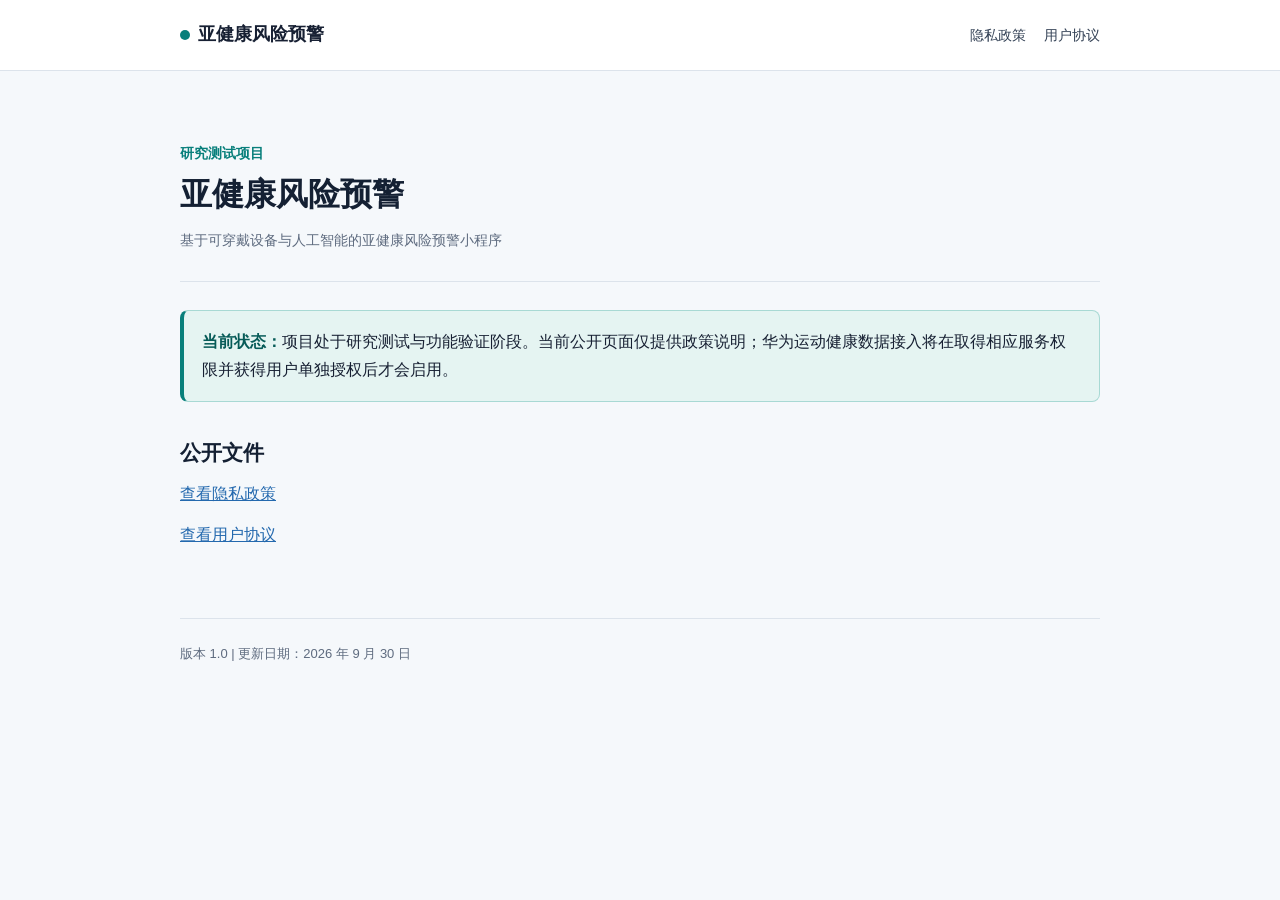
<file: index.html>
<!doctype html>
<html lang="zh-CN">
<head>
  <meta charset="utf-8">
  <meta name="viewport" content="width=device-width, initial-scale=1">
  <meta name="robots" content="index,follow">
  <title>亚健康风险预警 - 服务说明</title>
  <link rel="stylesheet" href="styles.css">
</head>
<body>
  <header class="site-header">
    <div class="header-inner">
      <a class="brand" href="index.html"><span class="brand-mark"></span>亚健康风险预警</a>
      <nav class="nav" aria-label="页面导航">
        <a href="privacy.html">隐私政策</a>
        <a href="terms.html">用户协议</a>
      </nav>
    </div>
  </header>
  <main class="page">
    <section class="intro" aria-labelledby="title">
      <p class="kicker">研究测试项目</p>
      <h1 id="title">亚健康风险预警</h1>
      <p class="meta">基于可穿戴设备与人工智能的亚健康风险预警小程序</p>
    </section>
    <section class="notice">
      <strong>当前状态：</strong>项目处于研究测试与功能验证阶段。当前公开页面仅提供政策说明；华为运动健康数据接入将在取得相应服务权限并获得用户单独授权后才会启用。
    </section>
    <h2>公开文件</h2>
    <p><a href="privacy.html">查看隐私政策</a></p>
    <p><a href="terms.html">查看用户协议</a></p>
  </main>
  <footer class="site-footer"><p>版本 1.0 | 更新日期：2026 年 9 月 30 日</p></footer>
</body>
</html>
</file>
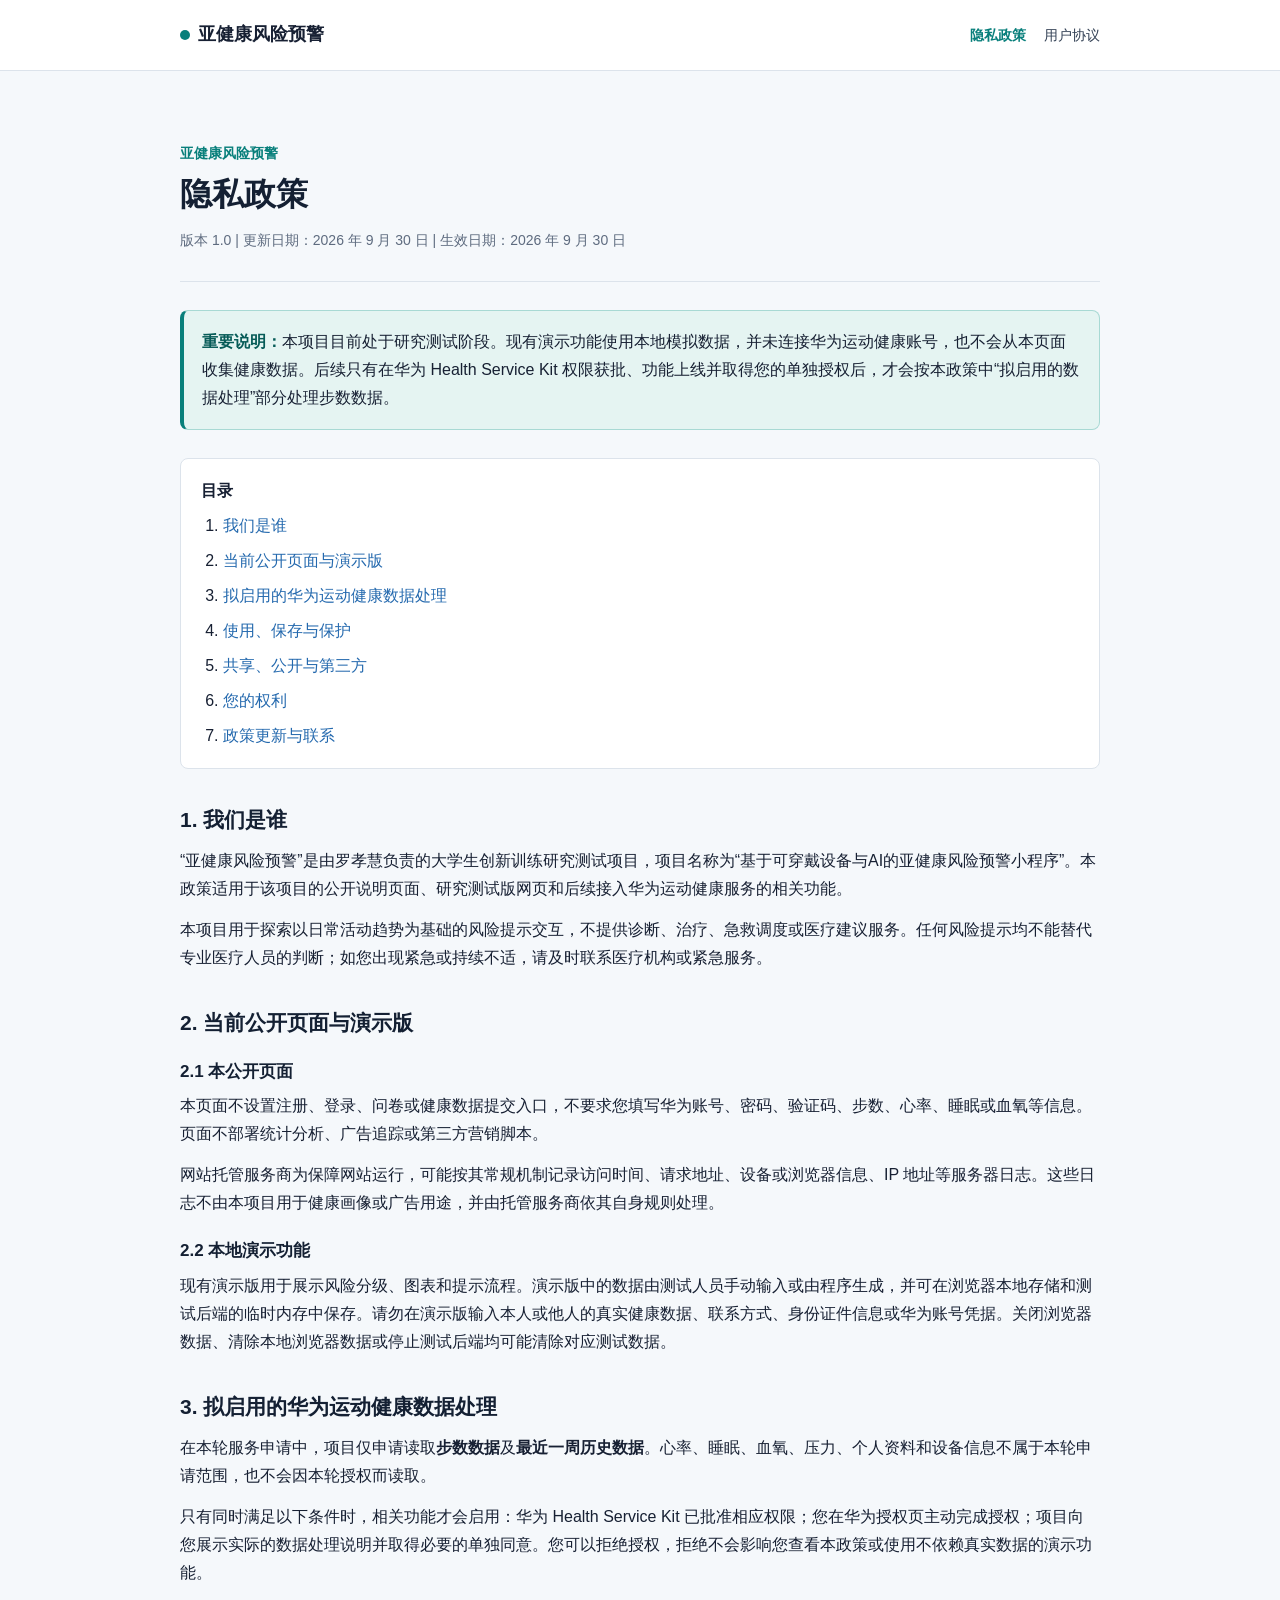
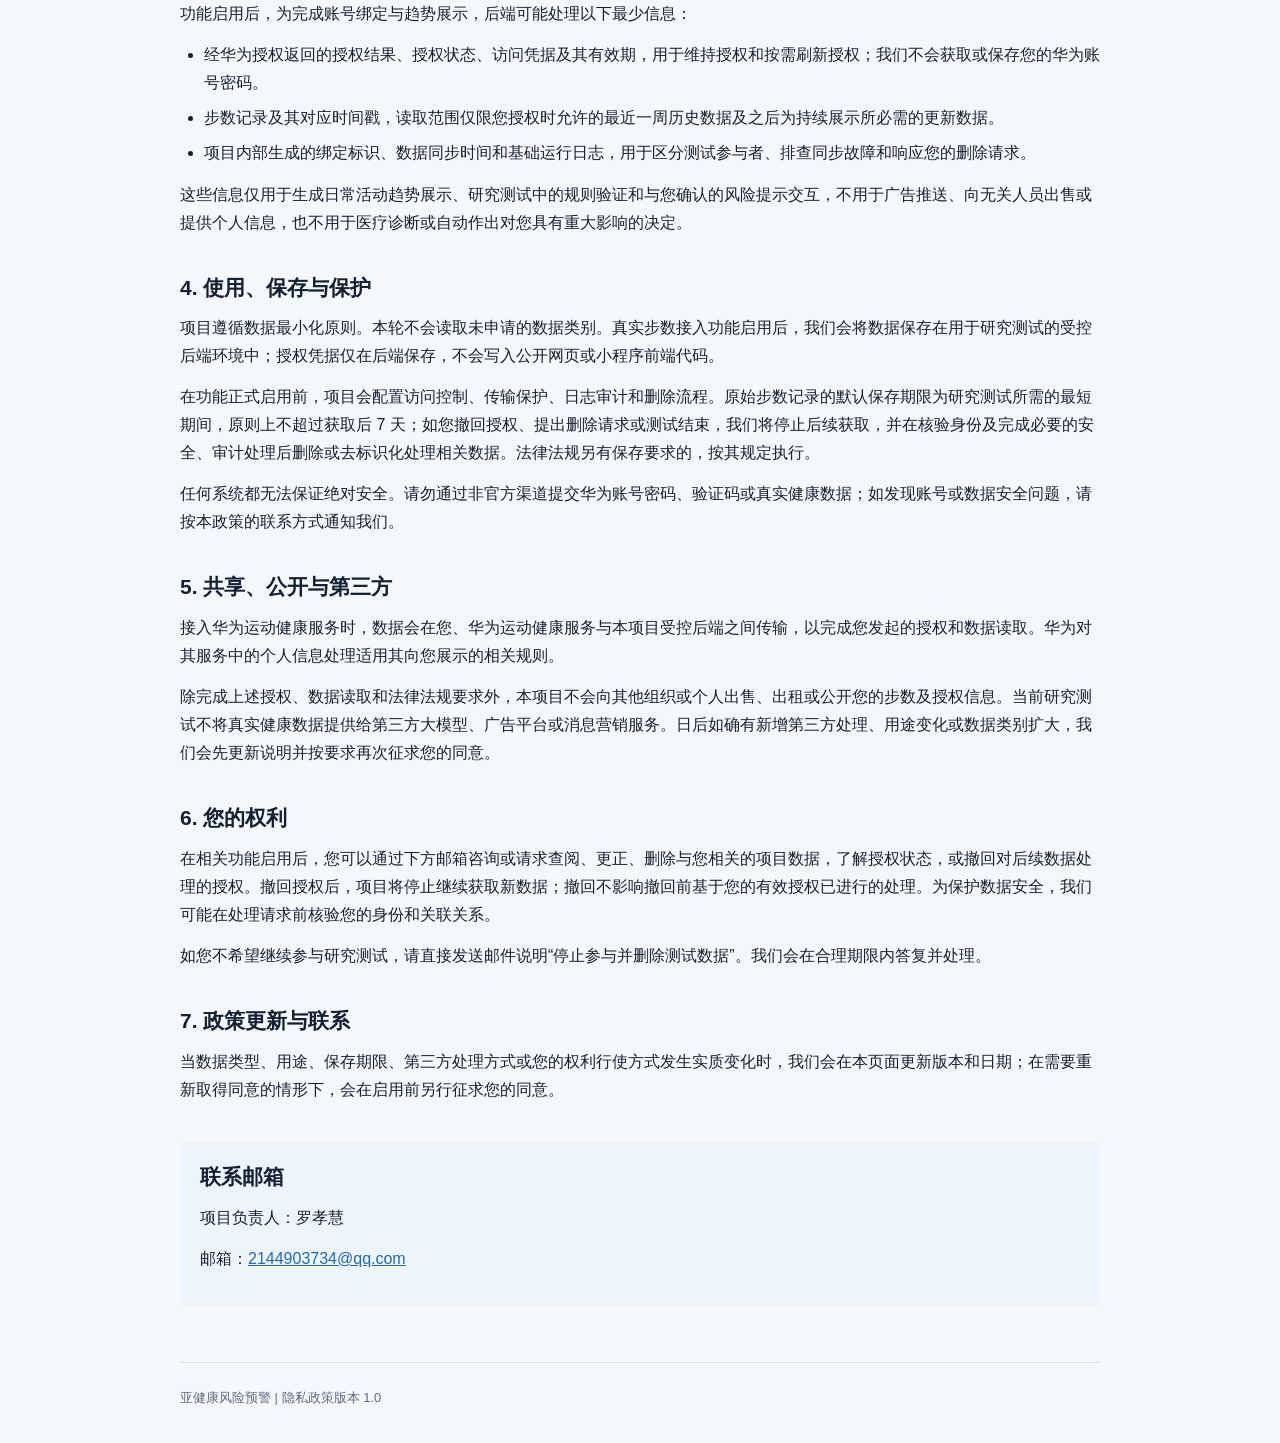
<file: privacy.html>
<!doctype html>
<html lang="zh-CN">
<head>
  <meta charset="utf-8">
  <meta name="viewport" content="width=device-width, initial-scale=1">
  <meta name="robots" content="index,follow">
  <title>隐私政策 - 亚健康风险预警</title>
  <link rel="stylesheet" href="styles.css">
</head>
<body>
  <header class="site-header">
    <div class="header-inner">
      <a class="brand" href="index.html"><span class="brand-mark"></span>亚健康风险预警</a>
      <nav class="nav" aria-label="页面导航">
        <a href="privacy.html" aria-current="page">隐私政策</a>
        <a href="terms.html">用户协议</a>
      </nav>
    </div>
  </header>
  <main class="page">
    <section class="intro" aria-labelledby="title">
      <p class="kicker">亚健康风险预警</p>
      <h1 id="title">隐私政策</h1>
      <p class="meta">版本 1.0 | 更新日期：2026 年 9 月 30 日 | 生效日期：2026 年 9 月 30 日</p>
    </section>

    <aside class="notice" aria-label="重要说明">
      <strong>重要说明：</strong>本项目目前处于研究测试阶段。现有演示功能使用本地模拟数据，并未连接华为运动健康账号，也不会从本页面收集健康数据。后续只有在华为 Health Service Kit 权限获批、功能上线并取得您的单独授权后，才会按本政策中“拟启用的数据处理”部分处理步数数据。
    </aside>

    <nav class="toc" aria-label="目录">
      <strong>目录</strong>
      <ol>
        <li><a href="#operator">我们是谁</a></li>
        <li><a href="#current">当前公开页面与演示版</a></li>
        <li><a href="#future">拟启用的华为运动健康数据处理</a></li>
        <li><a href="#use">使用、保存与保护</a></li>
        <li><a href="#sharing">共享、公开与第三方</a></li>
        <li><a href="#rights">您的权利</a></li>
        <li><a href="#updates">政策更新与联系</a></li>
      </ol>
    </nav>

    <h2 id="operator">1. 我们是谁</h2>
    <p>“亚健康风险预警”是由罗孝慧负责的大学生创新训练研究测试项目，项目名称为“基于可穿戴设备与AI的亚健康风险预警小程序”。本政策适用于该项目的公开说明页面、研究测试版网页和后续接入华为运动健康服务的相关功能。</p>
    <p>本项目用于探索以日常活动趋势为基础的风险提示交互，不提供诊断、治疗、急救调度或医疗建议服务。任何风险提示均不能替代专业医疗人员的判断；如您出现紧急或持续不适，请及时联系医疗机构或紧急服务。</p>

    <h2 id="current">2. 当前公开页面与演示版</h2>
    <h3>2.1 本公开页面</h3>
    <p>本页面不设置注册、登录、问卷或健康数据提交入口，不要求您填写华为账号、密码、验证码、步数、心率、睡眠或血氧等信息。页面不部署统计分析、广告追踪或第三方营销脚本。</p>
    <p>网站托管服务商为保障网站运行，可能按其常规机制记录访问时间、请求地址、设备或浏览器信息、IP 地址等服务器日志。这些日志不由本项目用于健康画像或广告用途，并由托管服务商依其自身规则处理。</p>
    <h3>2.2 本地演示功能</h3>
    <p>现有演示版用于展示风险分级、图表和提示流程。演示版中的数据由测试人员手动输入或由程序生成，并可在浏览器本地存储和测试后端的临时内存中保存。请勿在演示版输入本人或他人的真实健康数据、联系方式、身份证件信息或华为账号凭据。关闭浏览器数据、清除本地浏览器数据或停止测试后端均可能清除对应测试数据。</p>

    <h2 id="future">3. 拟启用的华为运动健康数据处理</h2>
    <p>在本轮服务申请中，项目仅申请读取<strong>步数数据</strong>及<strong>最近一周历史数据</strong>。心率、睡眠、血氧、压力、个人资料和设备信息不属于本轮申请范围，也不会因本轮授权而读取。</p>
    <p>只有同时满足以下条件时，相关功能才会启用：华为 Health Service Kit 已批准相应权限；您在华为授权页主动完成授权；项目向您展示实际的数据处理说明并取得必要的单独同意。您可以拒绝授权，拒绝不会影响您查看本政策或使用不依赖真实数据的演示功能。</p>
    <p>功能启用后，为完成账号绑定与趋势展示，后端可能处理以下最少信息：</p>
    <ul>
      <li>经华为授权返回的授权结果、授权状态、访问凭据及其有效期，用于维持授权和按需刷新授权；我们不会获取或保存您的华为账号密码。</li>
      <li>步数记录及其对应时间戳，读取范围仅限您授权时允许的最近一周历史数据及之后为持续展示所必需的更新数据。</li>
      <li>项目内部生成的绑定标识、数据同步时间和基础运行日志，用于区分测试参与者、排查同步故障和响应您的删除请求。</li>
    </ul>
    <p>这些信息仅用于生成日常活动趋势展示、研究测试中的规则验证和与您确认的风险提示交互，不用于广告推送、向无关人员出售或提供个人信息，也不用于医疗诊断或自动作出对您具有重大影响的决定。</p>

    <h2 id="use">4. 使用、保存与保护</h2>
    <p>项目遵循数据最小化原则。本轮不会读取未申请的数据类别。真实步数接入功能启用后，我们会将数据保存在用于研究测试的受控后端环境中；授权凭据仅在后端保存，不会写入公开网页或小程序前端代码。</p>
    <p>在功能正式启用前，项目会配置访问控制、传输保护、日志审计和删除流程。原始步数记录的默认保存期限为研究测试所需的最短期间，原则上不超过获取后 7 天；如您撤回授权、提出删除请求或测试结束，我们将停止后续获取，并在核验身份及完成必要的安全、审计处理后删除或去标识化处理相关数据。法律法规另有保存要求的，按其规定执行。</p>
    <p>任何系统都无法保证绝对安全。请勿通过非官方渠道提交华为账号密码、验证码或真实健康数据；如发现账号或数据安全问题，请按本政策的联系方式通知我们。</p>

    <h2 id="sharing">5. 共享、公开与第三方</h2>
    <p>接入华为运动健康服务时，数据会在您、华为运动健康服务与本项目受控后端之间传输，以完成您发起的授权和数据读取。华为对其服务中的个人信息处理适用其向您展示的相关规则。</p>
    <p>除完成上述授权、数据读取和法律法规要求外，本项目不会向其他组织或个人出售、出租或公开您的步数及授权信息。当前研究测试不将真实健康数据提供给第三方大模型、广告平台或消息营销服务。日后如确有新增第三方处理、用途变化或数据类别扩大，我们会先更新说明并按要求再次征求您的同意。</p>

    <h2 id="rights">6. 您的权利</h2>
    <p>在相关功能启用后，您可以通过下方邮箱咨询或请求查阅、更正、删除与您相关的项目数据，了解授权状态，或撤回对后续数据处理的授权。撤回授权后，项目将停止继续获取新数据；撤回不影响撤回前基于您的有效授权已进行的处理。为保护数据安全，我们可能在处理请求前核验您的身份和关联关系。</p>
    <p>如您不希望继续参与研究测试，请直接发送邮件说明“停止参与并删除测试数据”。我们会在合理期限内答复并处理。</p>

    <h2 id="updates">7. 政策更新与联系</h2>
    <p>当数据类型、用途、保存期限、第三方处理方式或您的权利行使方式发生实质变化时，我们会在本页面更新版本和日期；在需要重新取得同意的情形下，会在启用前另行征求您的同意。</p>
    <section class="contact" aria-label="联系方式">
      <h2>联系邮箱</h2>
      <p>项目负责人：罗孝慧</p>
      <p>邮箱：<a href="mailto:2144903734@qq.com">2144903734@qq.com</a></p>
    </section>
  </main>
  <footer class="site-footer"><p>亚健康风险预警 | 隐私政策版本 1.0</p></footer>
</body>
</html>
</file>
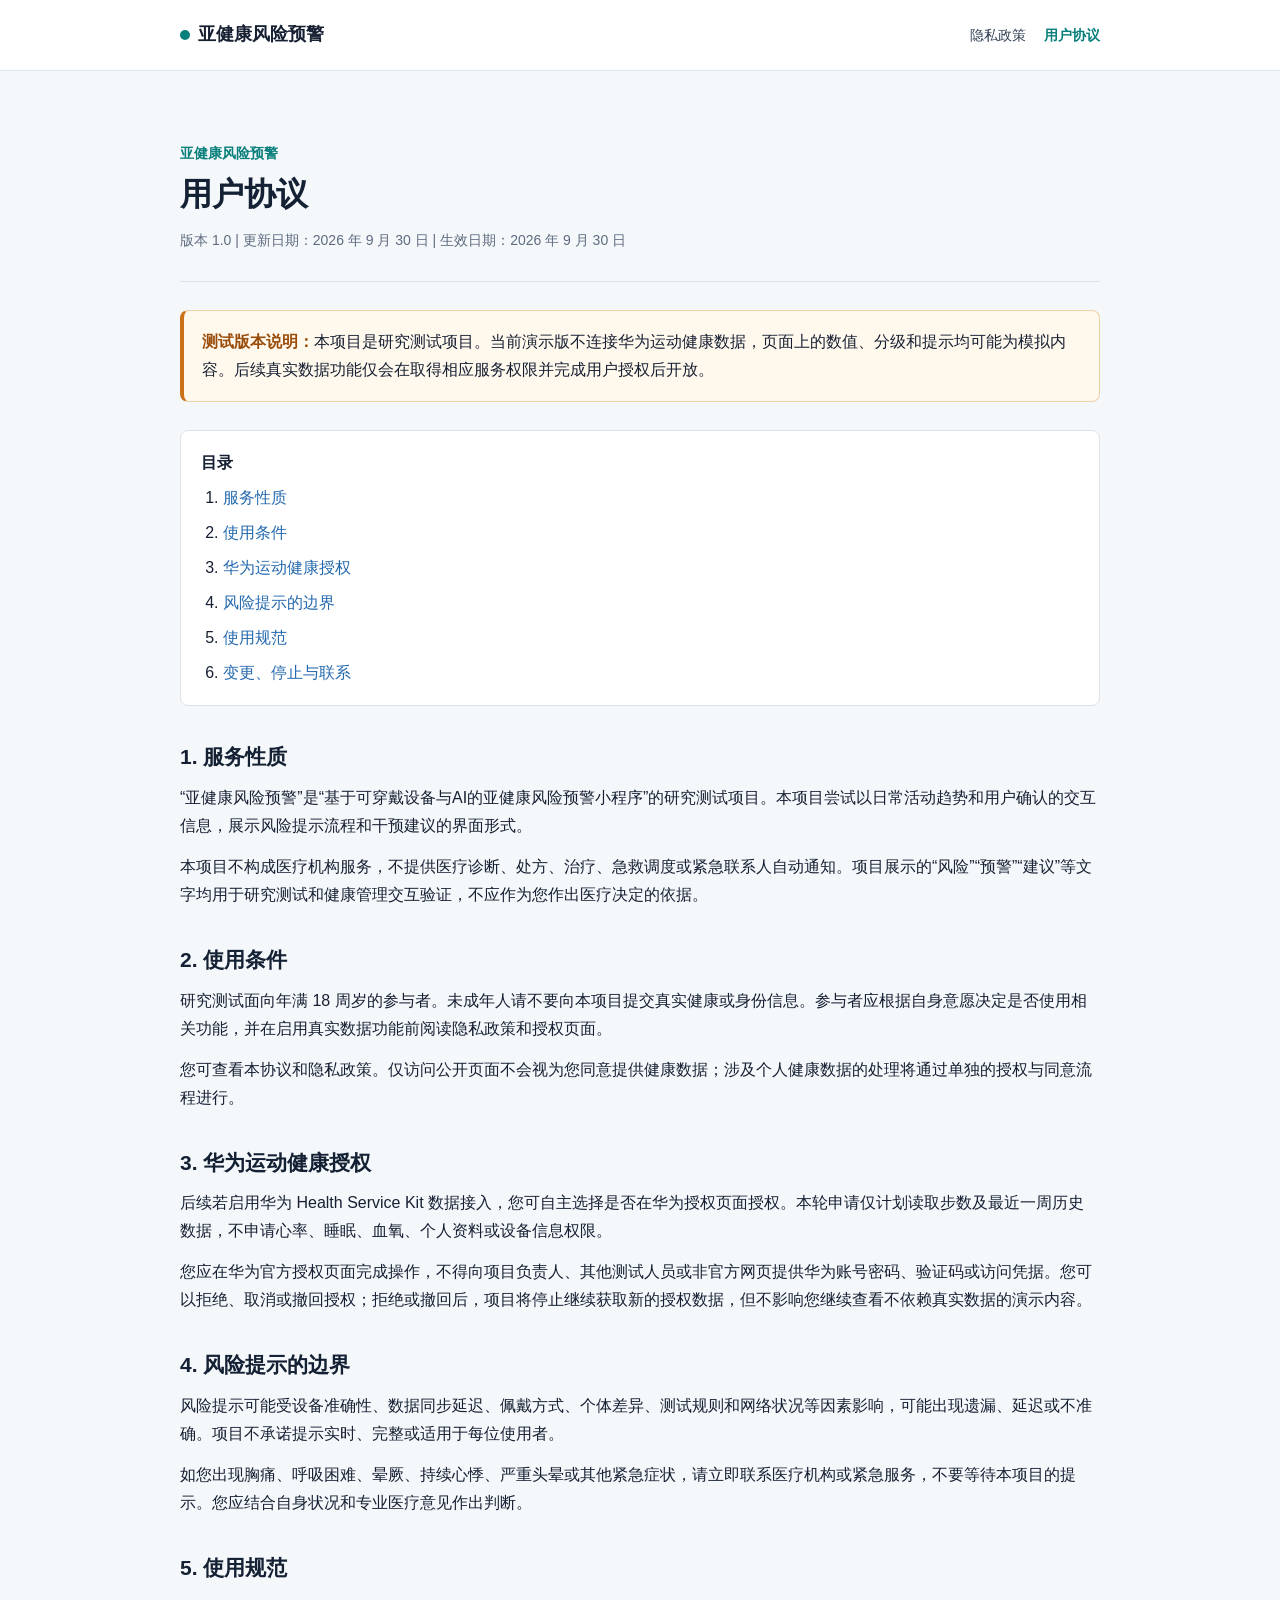
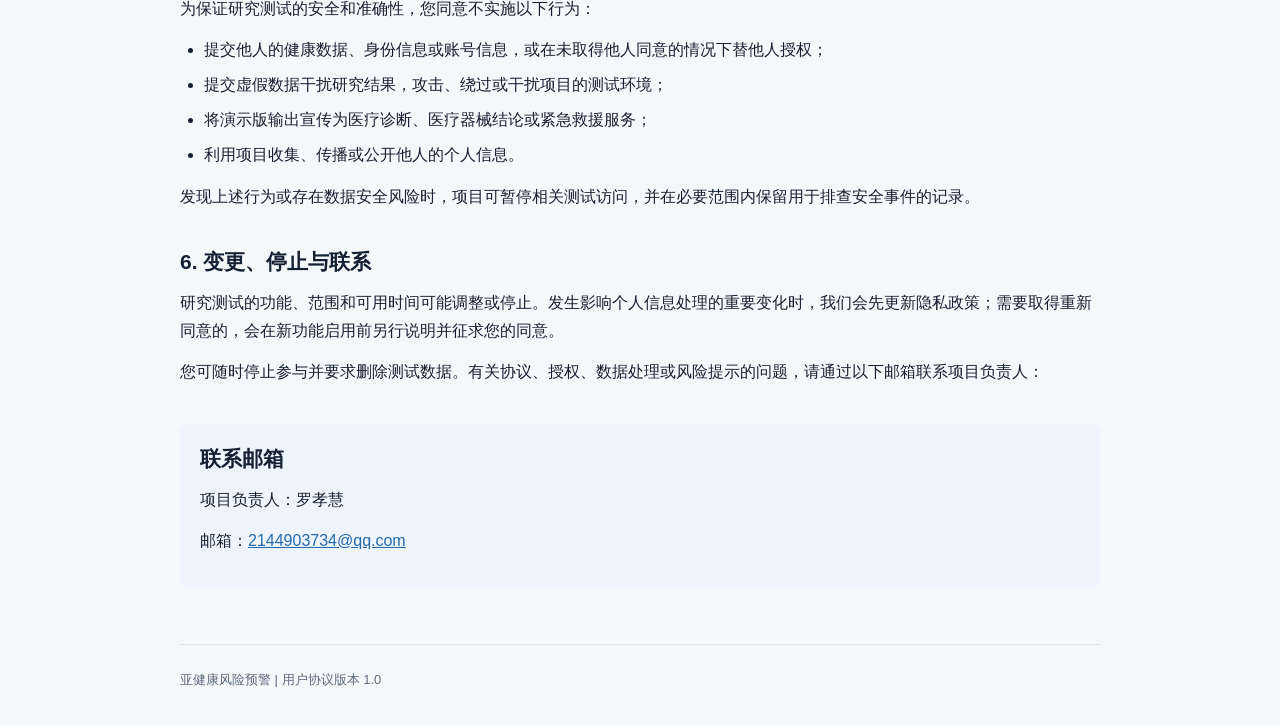
<file: terms.html>
<!doctype html>
<html lang="zh-CN">
<head>
  <meta charset="utf-8">
  <meta name="viewport" content="width=device-width, initial-scale=1">
  <meta name="robots" content="index,follow">
  <title>用户协议 - 亚健康风险预警</title>
  <link rel="stylesheet" href="styles.css">
</head>
<body>
  <header class="site-header">
    <div class="header-inner">
      <a class="brand" href="index.html"><span class="brand-mark"></span>亚健康风险预警</a>
      <nav class="nav" aria-label="页面导航">
        <a href="privacy.html">隐私政策</a>
        <a href="terms.html" aria-current="page">用户协议</a>
      </nav>
    </div>
  </header>
  <main class="page">
    <section class="intro" aria-labelledby="title">
      <p class="kicker">亚健康风险预警</p>
      <h1 id="title">用户协议</h1>
      <p class="meta">版本 1.0 | 更新日期：2026 年 9 月 30 日 | 生效日期：2026 年 9 月 30 日</p>
    </section>

    <aside class="notice warning" aria-label="测试版本说明">
      <strong>测试版本说明：</strong>本项目是研究测试项目。当前演示版不连接华为运动健康数据，页面上的数值、分级和提示均可能为模拟内容。后续真实数据功能仅会在取得相应服务权限并完成用户授权后开放。
    </aside>

    <nav class="toc" aria-label="目录">
      <strong>目录</strong>
      <ol>
        <li><a href="#service">服务性质</a></li>
        <li><a href="#eligibility">使用条件</a></li>
        <li><a href="#authorization">华为运动健康授权</a></li>
        <li><a href="#alerts">风险提示的边界</a></li>
        <li><a href="#conduct">使用规范</a></li>
        <li><a href="#changes">变更、停止与联系</a></li>
      </ol>
    </nav>

    <h2 id="service">1. 服务性质</h2>
    <p>“亚健康风险预警”是“基于可穿戴设备与AI的亚健康风险预警小程序”的研究测试项目。本项目尝试以日常活动趋势和用户确认的交互信息，展示风险提示流程和干预建议的界面形式。</p>
    <p>本项目不构成医疗机构服务，不提供医疗诊断、处方、治疗、急救调度或紧急联系人自动通知。项目展示的“风险”“预警”“建议”等文字均用于研究测试和健康管理交互验证，不应作为您作出医疗决定的依据。</p>

    <h2 id="eligibility">2. 使用条件</h2>
    <p>研究测试面向年满 18 周岁的参与者。未成年人请不要向本项目提交真实健康或身份信息。参与者应根据自身意愿决定是否使用相关功能，并在启用真实数据功能前阅读隐私政策和授权页面。</p>
    <p>您可查看本协议和隐私政策。仅访问公开页面不会视为您同意提供健康数据；涉及个人健康数据的处理将通过单独的授权与同意流程进行。</p>

    <h2 id="authorization">3. 华为运动健康授权</h2>
    <p>后续若启用华为 Health Service Kit 数据接入，您可自主选择是否在华为授权页面授权。本轮申请仅计划读取步数及最近一周历史数据，不申请心率、睡眠、血氧、个人资料或设备信息权限。</p>
    <p>您应在华为官方授权页面完成操作，不得向项目负责人、其他测试人员或非官方网页提供华为账号密码、验证码或访问凭据。您可以拒绝、取消或撤回授权；拒绝或撤回后，项目将停止继续获取新的授权数据，但不影响您继续查看不依赖真实数据的演示内容。</p>

    <h2 id="alerts">4. 风险提示的边界</h2>
    <p>风险提示可能受设备准确性、数据同步延迟、佩戴方式、个体差异、测试规则和网络状况等因素影响，可能出现遗漏、延迟或不准确。项目不承诺提示实时、完整或适用于每位使用者。</p>
    <p>如您出现胸痛、呼吸困难、晕厥、持续心悸、严重头晕或其他紧急症状，请立即联系医疗机构或紧急服务，不要等待本项目的提示。您应结合自身状况和专业医疗意见作出判断。</p>

    <h2 id="conduct">5. 使用规范</h2>
    <p>为保证研究测试的安全和准确性，您同意不实施以下行为：</p>
    <ul>
      <li>提交他人的健康数据、身份信息或账号信息，或在未取得他人同意的情况下替他人授权；</li>
      <li>提交虚假数据干扰研究结果，攻击、绕过或干扰项目的测试环境；</li>
      <li>将演示版输出宣传为医疗诊断、医疗器械结论或紧急救援服务；</li>
      <li>利用项目收集、传播或公开他人的个人信息。</li>
    </ul>
    <p>发现上述行为或存在数据安全风险时，项目可暂停相关测试访问，并在必要范围内保留用于排查安全事件的记录。</p>

    <h2 id="changes">6. 变更、停止与联系</h2>
    <p>研究测试的功能、范围和可用时间可能调整或停止。发生影响个人信息处理的重要变化时，我们会先更新隐私政策；需要取得重新同意的，会在新功能启用前另行说明并征求您的同意。</p>
    <p>您可随时停止参与并要求删除测试数据。有关协议、授权、数据处理或风险提示的问题，请通过以下邮箱联系项目负责人：</p>
    <section class="contact" aria-label="联系方式">
      <h2>联系邮箱</h2>
      <p>项目负责人：罗孝慧</p>
      <p>邮箱：<a href="mailto:2144903734@qq.com">2144903734@qq.com</a></p>
    </section>
  </main>
  <footer class="site-footer"><p>亚健康风险预警 | 用户协议版本 1.0</p></footer>
</body>
</html>
</file>
<file: styles.css>
:root {
  color-scheme: light;
  --ink: #172033;
  --muted: #5e6b7f;
  --line: #dce3eb;
  --canvas: #f5f8fb;
  --surface: #ffffff;
  --teal: #087f7b;
  --teal-soft: #e5f4f2;
  --blue: #2469ae;
  --warning: #9a4d0a;
}

* { box-sizing: border-box; }

html { background: var(--canvas); }

body {
  margin: 0;
  color: var(--ink);
  background: var(--canvas);
  font-family: -apple-system, BlinkMacSystemFont, "Segoe UI", "Microsoft YaHei", Arial, sans-serif;
  font-size: 16px;
  line-height: 1.75;
}

a { color: var(--blue); }
a:focus-visible, summary:focus-visible { outline: 3px solid #ffb64d; outline-offset: 3px; }

.site-header {
  border-bottom: 1px solid var(--line);
  background: #ffffff;
}

.header-inner, .page, .site-footer {
  width: min(920px, calc(100% - 32px));
  margin: 0 auto;
}

.header-inner {
  display: flex;
  align-items: center;
  justify-content: space-between;
  gap: 20px;
  min-height: 70px;
}

.brand {
  color: var(--ink);
  font-size: 18px;
  font-weight: 750;
  text-decoration: none;
}

.brand-mark {
  display: inline-block;
  width: 10px;
  height: 10px;
  margin-right: 8px;
  border-radius: 50%;
  background: var(--teal);
}

.nav { display: flex; flex-wrap: wrap; gap: 18px; }
.nav a { color: #334155; font-size: 14px; text-decoration: none; }
.nav a[aria-current="page"] { color: var(--teal); font-weight: 700; }

.page { padding: 44px 0 56px; }

.intro {
  padding: 26px 0 28px;
  border-bottom: 1px solid var(--line);
}

.kicker {
  margin: 0 0 8px;
  color: var(--teal);
  font-size: 14px;
  font-weight: 700;
}

h1, h2, h3 { color: #142033; letter-spacing: 0; }
h1 { margin: 0; font-size: 32px; line-height: 1.28; }
h2 { margin: 36px 0 12px; font-size: 21px; line-height: 1.42; }
h3 { margin: 22px 0 8px; font-size: 17px; line-height: 1.45; }
p { margin: 0 0 13px; }
ul { margin: 6px 0 14px; padding-left: 24px; }
li + li { margin-top: 7px; }

.meta { margin: 14px 0 0; color: var(--muted); font-size: 14px; }

.notice {
  margin: 28px 0;
  padding: 17px 18px;
  border: 1px solid #a8d9d4;
  border-left: 4px solid var(--teal);
  border-radius: 8px;
  background: var(--teal-soft);
}

.notice strong { color: #075b58; }

.warning {
  border-color: #efd1a8;
  border-left-color: #cb7119;
  background: #fff8ed;
}

.warning strong { color: var(--warning); }

.toc {
  margin: 28px 0 12px;
  padding: 18px 20px;
  border: 1px solid var(--line);
  border-radius: 8px;
  background: var(--surface);
}
.toc strong { display: block; margin-bottom: 7px; }
.toc ol { margin: 0; padding-left: 22px; }
.toc a { text-decoration: none; }

.contact {
  margin-top: 38px;
  padding: 20px;
  border-radius: 8px;
  background: #edf4fb;
}
.contact h2 { margin-top: 0; }

.site-footer {
  padding: 24px 0 34px;
  border-top: 1px solid var(--line);
  color: var(--muted);
  font-size: 13px;
}

.site-footer p { margin: 0; }

@media (max-width: 600px) {
  .header-inner { min-height: auto; padding: 17px 0; align-items: flex-start; flex-direction: column; gap: 9px; }
  .nav { gap: 14px; }
  .page { padding-top: 30px; }
  h1 { font-size: 27px; }
  h2 { font-size: 19px; }
}
</file>
